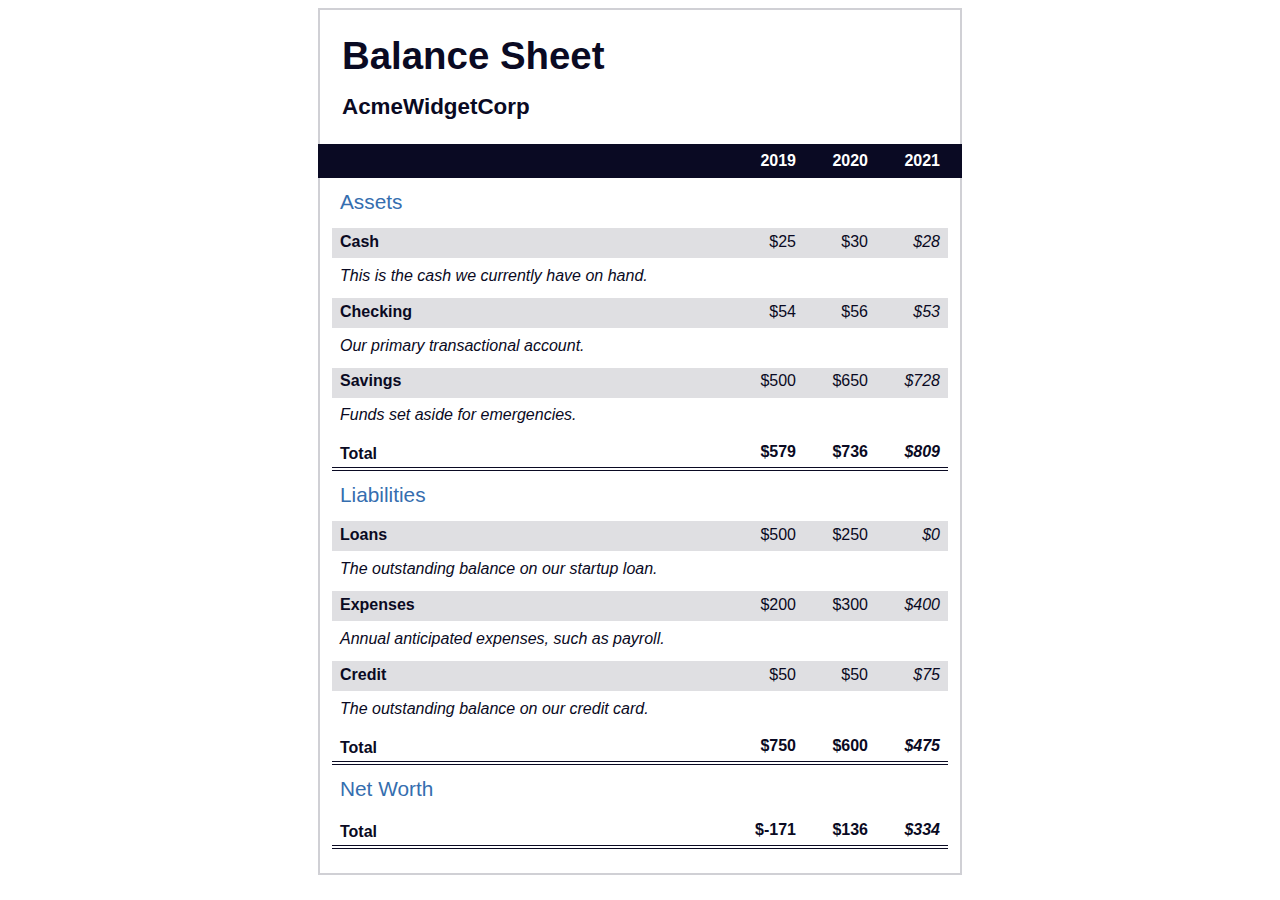
<file: Balance Sheet/index.html>
<!DOCTYPE html>
<html lang="en">
  <head>
    <meta charset="UTF-8">
    <meta name="viewport" content="width=device-width, initial-scale=1.0">
    <title>Balance Sheet</title>
    <link rel="stylesheet" href="./styles.css">
  </head>
  <body>
    <main>
      <section>
        <h1>
          <span class="flex">
            <span>AcmeWidgetCorp</span>
            <span>Balance Sheet</span>
          </span>
        </h1>
        <div id="years" aria-hidden="true">
          <span class="year">2019</span>
          <span class="year">2020</span>
          <span class="year">2021</span>
        </div>
        <div class="table-wrap">
          <table>
            <caption>Assets</caption>
            <thead>
              <tr>
                <td></td>
                <th><span class="sr-only year">2019</span></th>
                <th><span class="sr-only year">2020</span></th>
                <th class="current"><span class="sr-only year">2021</span></th>
              </tr>
            </thead>
            <tbody>
              <tr class="data">
                <th>Cash <span class="description">This is the cash we currently have on hand.</span></th>
                <td>$25</td>
                <td>$30</td>
                <td class="current">$28</td>
              </tr>
              <tr class="data">
                <th>Checking <span class="description">Our primary transactional account.</span></th>
                <td>$54</td>
                <td>$56</td>
                <td class="current">$53</td>
              </tr>
              <tr class="data">
                <th>Savings <span class="description">Funds set aside for emergencies.</span></th>
                <td>$500</td>
                <td>$650</td>
                <td class="current">$728</td>
              </tr>
              <tr class="total">
                <th>Total <span class="sr-only">Assets</span></th>
                <td>$579</td>
                <td>$736</td>
                <td class="current">$809</td>
              </tr>
            </tbody>
          </table>
          <table>
            <caption>Liabilities</caption>
            <thead>
              <tr>
              <td></td>
              <th><span class="sr-only">2019</span></th>
              <th><span class="sr-only">2020</span></th>
              <th><span class="sr-only">2021</span></th>
              </tr>
            </thead>
            <tbody>
              <tr class="data">
                <th>Loans <span class="description">The outstanding balance on our startup loan.</span></th>
                <td>$500</td>
                <td>$250</td>
                <td class="current">$0</td>
              </tr>
              <tr class="data">
                <th>Expenses <span class="description">Annual anticipated expenses, such as payroll.</span></th>
                <td>$200</td>
                <td>$300</td>
                <td class="current">$400</td>
              </tr>
              <tr class="data">
                <th>Credit <span class="description">The outstanding balance on our credit card.</span></th>
                <td>$50</td>
                <td>$50</td>
                <td class="current">$75</td>
              </tr>
              <tr class="total">
                <th>Total <span class="sr-only">Liabilities</span></th>
                <td>$750</td>
                <td>$600</td>
                <td class="current">$475</td>
              </tr>
            </tbody>
          </table>
          <table>
            <caption>Net Worth</caption>
            <thead>
              <tr>
              <td></td>
              <th><span class="sr-only">2019</span></th>
              <th><span class="sr-only">2020</span></th>
              <th><span class="sr-only">2021</span></th>
              </tr>
            </thead>
            <tbody>
              <tr class="total">
                <th>Total <span class="sr-only">Net Worth</span></th>
                <td>$-171</td>
                <td>$136</td>
                <td class="current">$334</td>
              </tr>
            </tbody>
          </table>
        </div>
      </section>
    </main>
  </body>
</html>
</file>
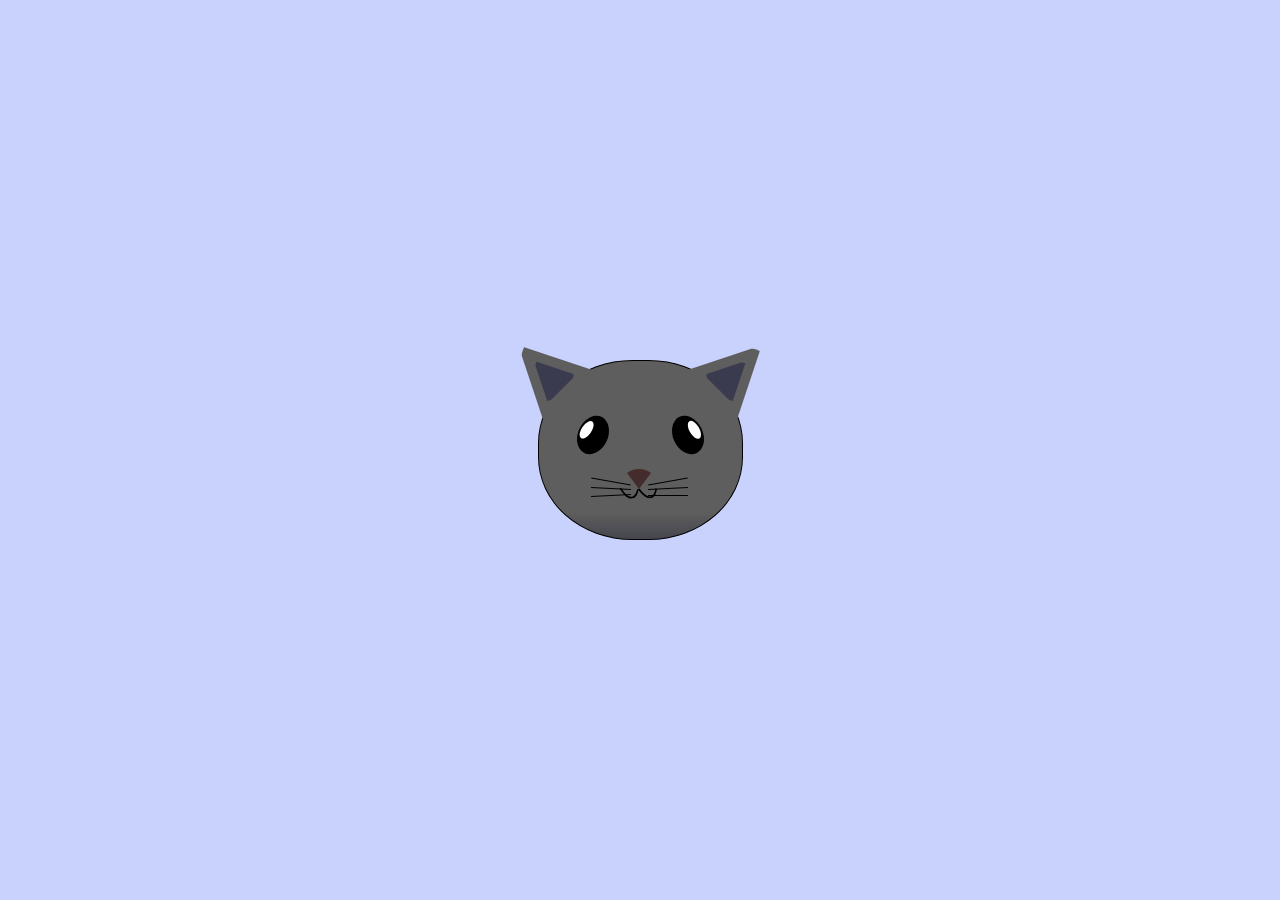
<file: Cat Painting/index.html>
<!DOCTYPE html>
<html lang="en">
<head>
    <meta charset="UTF-8">
    <title>fCC Cat Painting</title>
    <link rel="stylesheet" href="./styles.css">
</head>
<body>
    <main>
      <div class="cat-head">
        <div class="cat-ears">
          <div class="cat-left-ear">
            <div class="cat-left-inner-ear"></div>
          </div>
          <div class="cat-right-ear">
            <div class="cat-right-inner-ear"></div>
          </div>
        </div>

        <div class="cat-eyes">
          <div class="cat-left-eye">
            <div class="cat-left-inner-eye"></div>
          </div>
          <div class="cat-right-eye">
            <div class="cat-right-inner-eye"></div>
          </div>
        </div>
        
        <div class="cat-nose"></div>

        <div class="cat-mouth">
          <div class="cat-mouth-line-left"></div>
          <div class="cat-mouth-line-right"></div>
        </div>

        <div class="cat-whiskers">
          <div class="cat-whiskers-left">
            <div class="cat-whisker-left-top"></div>
            <div class="cat-whisker-left-middle"></div>
            <div class="cat-whisker-left-bottom"></div>
          </div>
          <div class="cat-whiskers-right">
            <div class="cat-whisker-right-top"></div>
            <div class="cat-whisker-right-middle"></div>
            <div class="cat-whisker-right-bottom"></div>
          </div>
        </div>

      </div>
    </main>
</body>
</html>
</file>
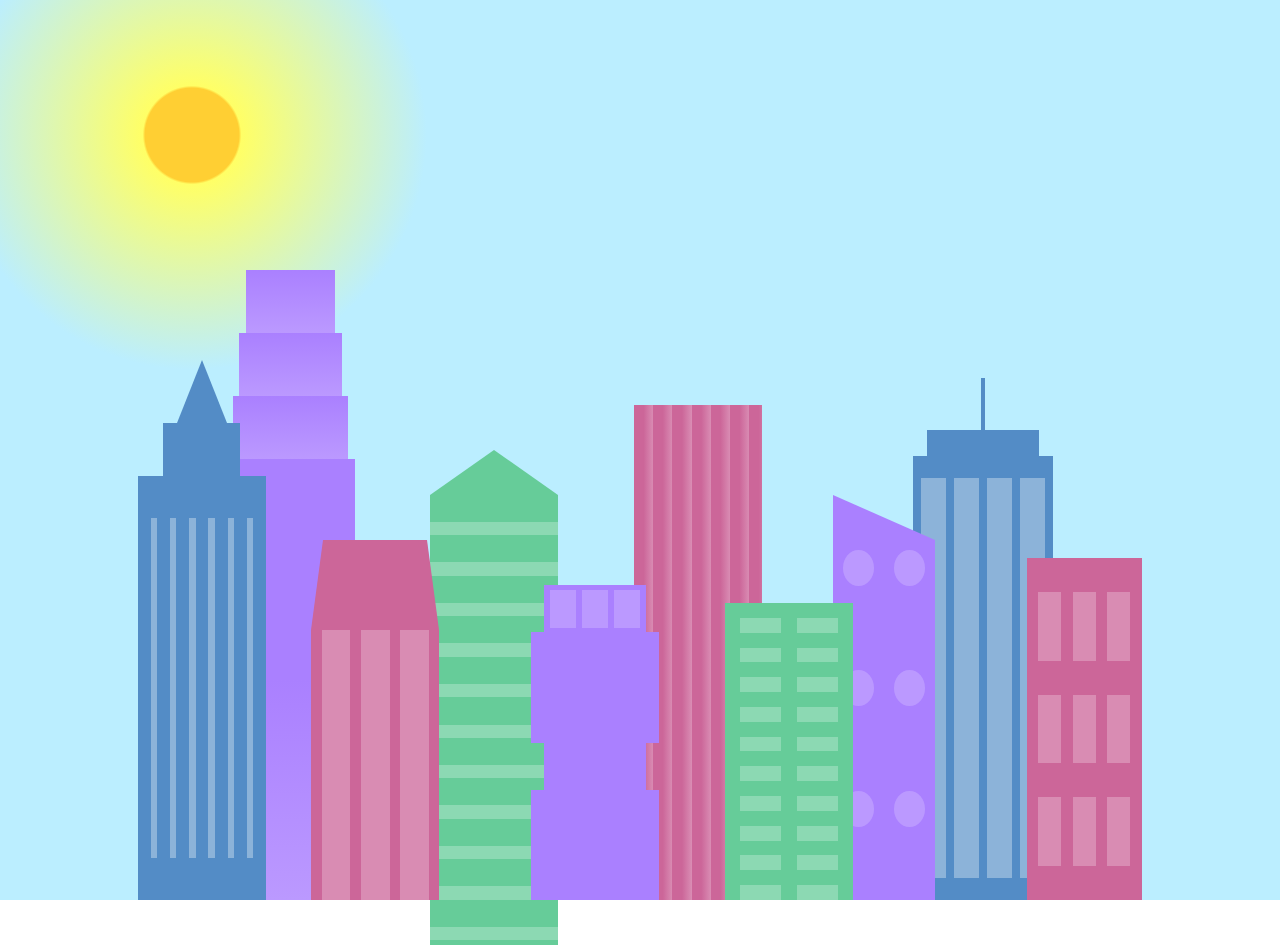
<file: City Skyline/index.html>
<!DOCTYPE html>
<html lang="en">    
  <head>
    <meta charset="UTF-8">
    <title>City Skyline</title>
    <link href="styles.css" rel="stylesheet" />   
  </head>

  <body>
    <div class="background-buildings sky">
      <div></div>
      <div></div>
      <div class="bb1 building-wrap">
        <div class="bb1a bb1-window"></div>
        <div class="bb1b bb1-window"></div>
        <div class="bb1c bb1-window"></div>
        <div class="bb1d"></div>
      </div>
      <div class="bb2">
        <div class="bb2a"></div>
        <div class="bb2b"></div>
      </div>
      <div class="bb3"></div>
      <div></div>
      <div class="bb4 building-wrap">
        <div class="bb4a"></div>
        <div class="bb4b"></div>
        <div class="bb4c window-wrap">
          <div class="bb4-window"></div>
          <div class="bb4-window"></div>
          <div class="bb4-window"></div>
          <div class="bb4-window"></div>
        </div>
      </div>
      <div></div>
      <div></div>
    </div>

    <div class="foreground-buildings">
      <div></div>
      <div></div>
      <div class="fb1 building-wrap">
        <div class="fb1a"></div>
        <div class="fb1b"></div>
        <div class="fb1c"></div>
      </div>
      <div class="fb2">
        <div class="fb2a"></div>
        <div class="fb2b window-wrap">
          <div class="fb2-window"></div>
          <div class="fb2-window"></div>
          <div class="fb2-window"></div>
        </div>
      </div>
      <div></div>
      <div class="fb3 building-wrap">
        <div class="fb3a window-wrap">
          <div class="fb3-window"></div>
          <div class="fb3-window"></div>
          <div class="fb3-window"></div>
        </div>
        <div class="fb3b"></div>
        <div class="fb3a"></div>
        <div class="fb3b"></div>
      </div>
      <div class="fb4">
        <div class="fb4a"></div>
        <div class="fb4b">
          <div class="fb4-window"></div>
          <div class="fb4-window"></div>
          <div class="fb4-window"></div>
          <div class="fb4-window"></div>
          <div class="fb4-window"></div>
          <div class="fb4-window"></div>
        </div>
      </div>
      <div class="fb5"></div>
      <div class="fb6"></div>
      <div></div>
      <div></div>
    </div>
  </body>
</html>
</file>
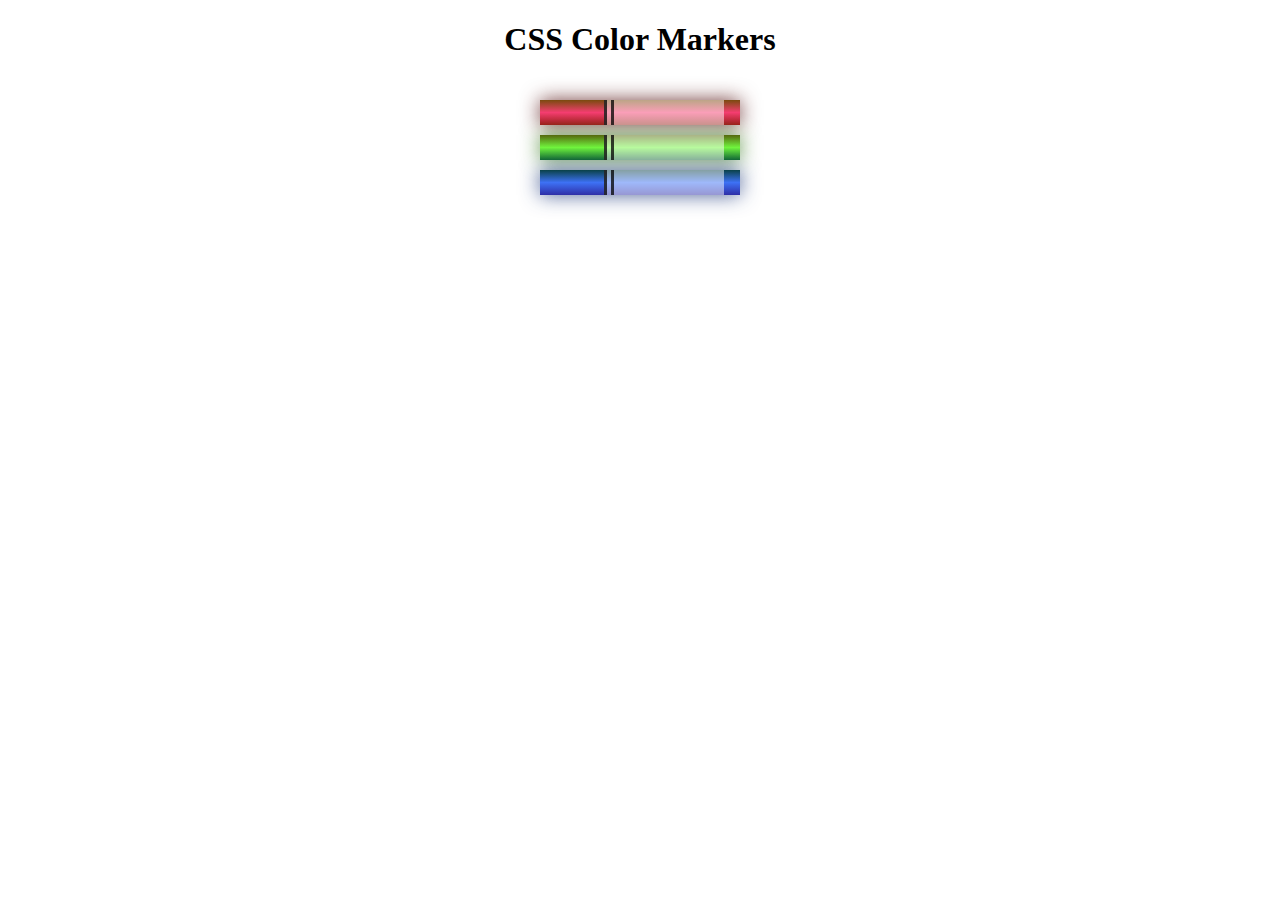
<file: CSS Color Markers/index.html>
<!DOCTYPE html>
<html lang="en">
  <head>
    <meta charset="utf-8">
    <meta name="viewport" content="width=device-width, initial-scale=1.0">
    <title>Colored Markers</title>
    <link rel="stylesheet" href="styles.css">
  </head>
  <body>
    <h1>CSS Color Markers</h1>
    <div class="container">
      <div class="marker red">
        <div class="cap"></div>
        <div class="sleeve"></div>
      </div>
      <div class="marker green">
        <div class="cap"></div>
        <div class="sleeve"></div>
      </div>
      <div class="marker blue">
        <div class="cap"></div>
        <div class="sleeve"></div>
      </div>
    </div>
  </body>
</html>
</file>
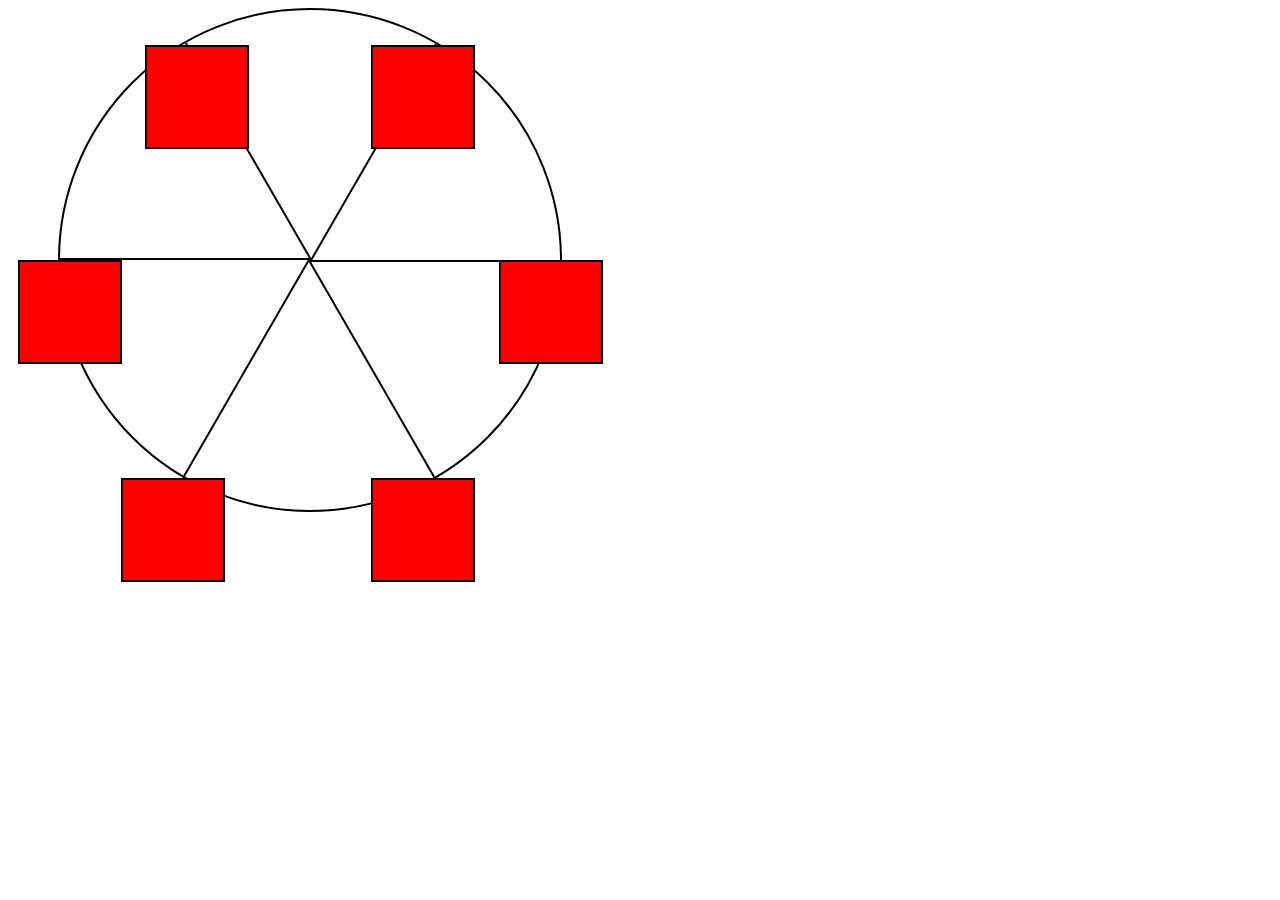
<file: Ferris Wheel/index.html>
<!DOCTYPE html>
<html lang="en">
  <head>
    <meta charset="UTF-8">
    <title>Ferris Wheel</title>
    <link rel="stylesheet" href="./styles.css">
  </head>
  <body>
    <div class="wheel">
      <span class="line"></span>
      <span class="line"></span>
      <span class="line"></span>
      <span class="line"></span>
      <span class="line"></span>
      <span class="line"></span>

      <div class="cabin"></div>
      <div class="cabin"></div>
      <div class="cabin"></div>
      <div class="cabin"></div>
      <div class="cabin"></div>
      <div class="cabin"></div>
    </div>
  </body>
</html>
</file>
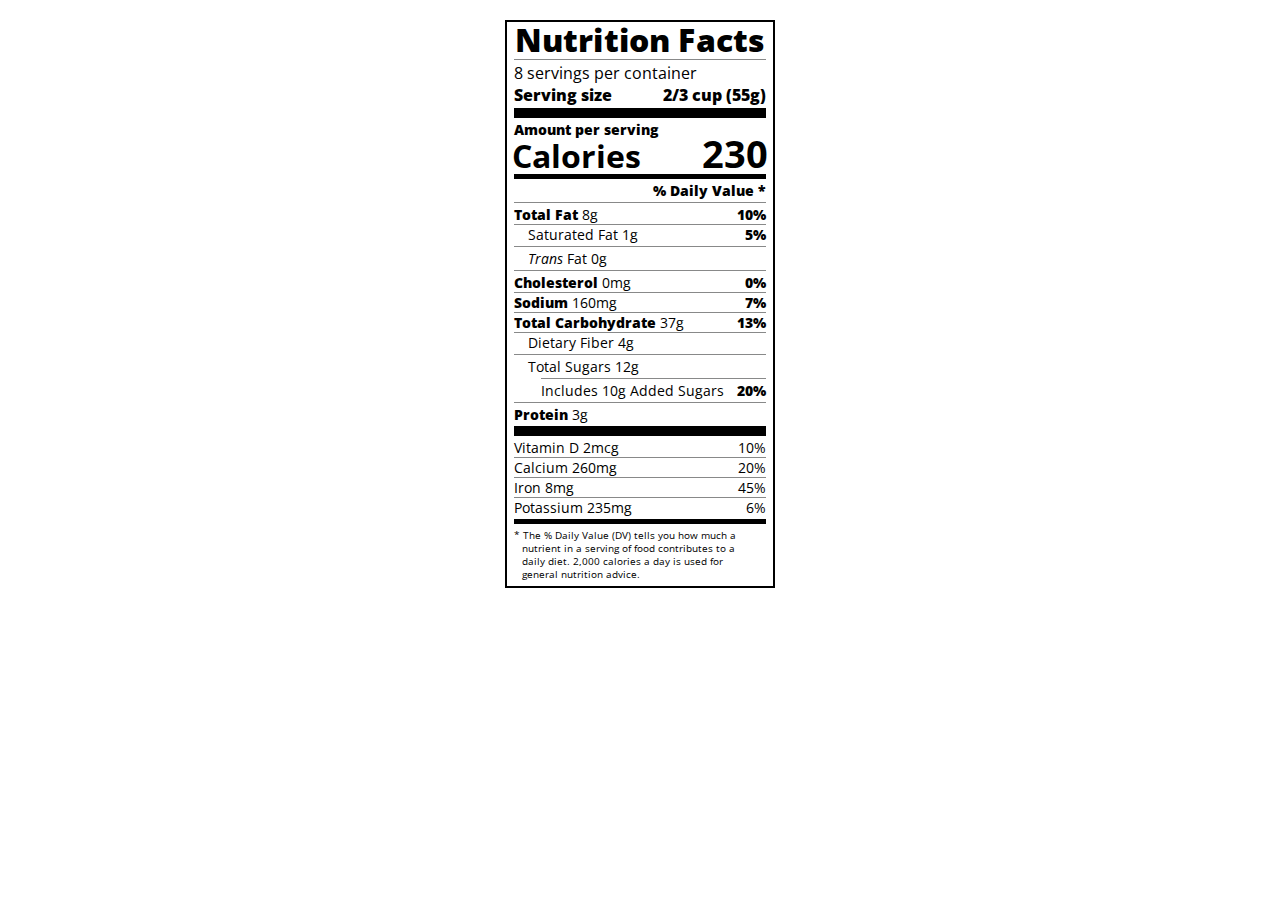
<file: Nutrition Label/index.html>
<!DOCTYPE html>
<html lang="en">

<head>
  <meta charset="UTF-8">
  <title>Nutrition Label</title>
  <link href="https://fonts.googleapis.com/css?family=Open+Sans:400,700,800" rel="stylesheet">
  <link href="./styles.css" rel="stylesheet">
</head>

<body>
  <div class="label">
    <header>
      <h1 class="bold">Nutrition Facts</h1>
      <div class="divider"></div>
      <p>8 servings per container</p>
      <p class="bold">Serving size <span>2/3 cup (55g)</span></p>
    </header>
    <div class="divider large"></div>
    <div class="calories-info">
      <div class="left-container">
        <h2 class="bold small-text">Amount per serving</h2>
        <p>Calories</p>
      </div>
      <span>230</span>
    </div>
    <div class="divider medium"></div>
    <div class="daily-value small-text">
      <p class="bold right no-divider">% Daily Value *</p>
      <div class="divider"></div>
      <p><span><span class="bold">Total Fat</span> 8g</span> <span class="bold">10%</span></p>
      <p class="indent no-divider">Saturated Fat 1g <span class="bold">5%</span></p>
      <div class="divider"></div>
      <p class="indent no-divider"><span><i>Trans</i> Fat 0g</span></p>
      <div class="divider"></div>
      <p><span><span class="bold">Cholesterol</span> 0mg</span> <span class="bold">0%</span></p>
      <p><span><span class="bold">Sodium</span> 160mg</span> <span class="bold">7%</span></p>
      <p><span><span class="bold">Total Carbohydrate</span> 37g</span> <span class="bold">13%</span></p>
      <p class="indent no-divider">Dietary Fiber 4g</p>
      <div class="divider"></div>
      <p class="indent no-divider">Total Sugars 12g</p>
      <div class="divider double-indent"></div>
      <p class="double-indent no-divider">Includes 10g Added Sugars <span class="bold">20%</span></p>
      <div class="divider"></div>
      <p class="no-divider"><span><span class="bold">Protein</span> 3g</span></p>
      <div class="divider large"></div>
      <p>Vitamin D 2mcg <span>10%</span></p>
      <p>Calcium 260mg <span>20%</span></p>
      <p>Iron 8mg <span>45%</span></p>
      <p class="no-divider">Potassium 235mg <span>6%</span></p>
    </div>
    <div class="divider medium"></div>
    <p class="note">* The % Daily Value (DV) tells you how much a nutrient in a serving of food contributes to a daily
      diet. 2,000 calories a day is used for general nutrition advice.</p>
  </div>
</body>
</html>
</file>
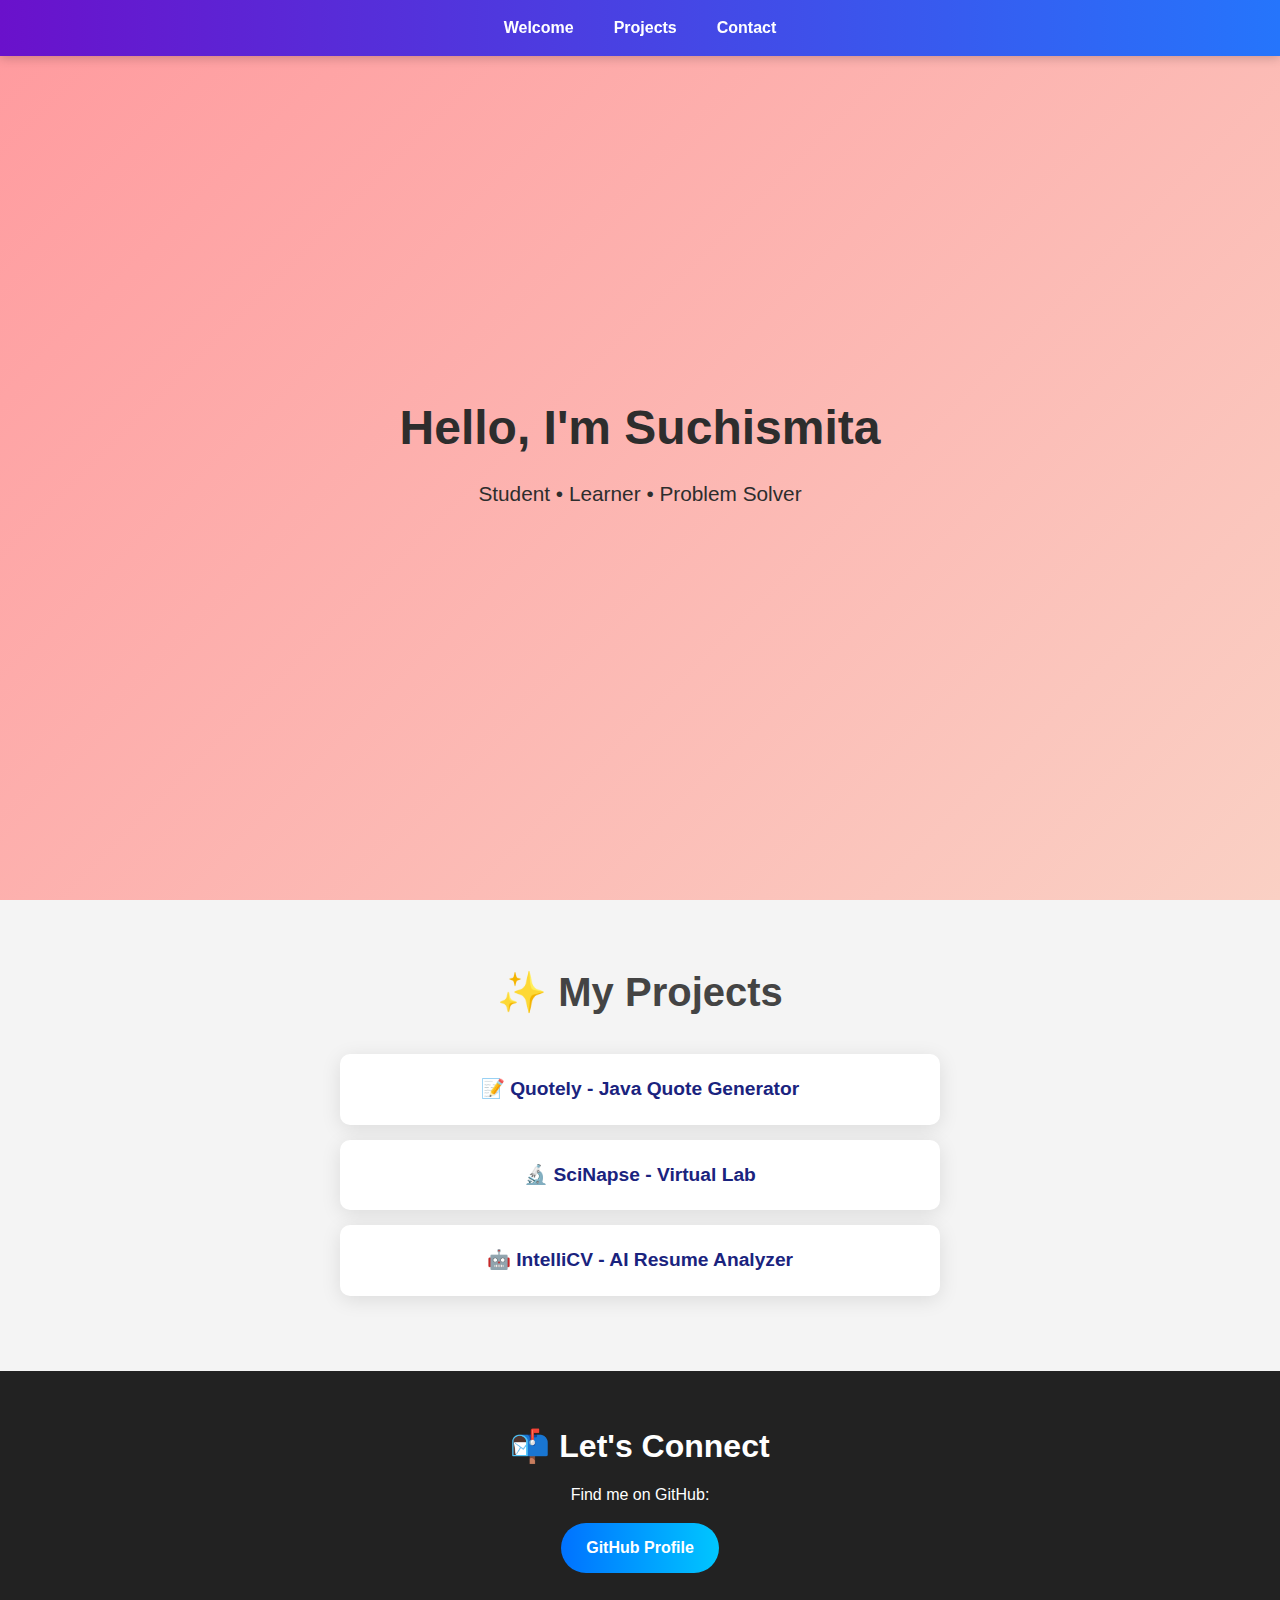
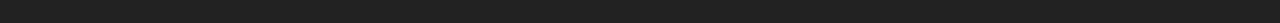
<file: Personal Portfolio/index.html>
<!DOCTYPE html>
<html lang="en">
<head>
  <meta charset="UTF-8" />
  <meta name="viewport" content="width=device-width, initial-scale=1.0"/>
  <title>Suchismita's Portfolio</title>
  <link rel="stylesheet" href="styles.css" />
</head>
<body>

  <!-- Navbar -->
  <nav id="navbar">
    <a href="#welcome-section">Welcome</a>
    <a href="#projects">Projects</a>
    <a href="#contact">Contact</a>
  </nav>

  <!-- Welcome Section -->
  <section id="welcome-section">
    <h1>Hello, I'm Suchismita</h1>
    <p>Student • Learner • Problem Solver</p>
  </section>

  <!-- Projects Section -->
  <section id="projects">
    <h2>✨ My Projects</h2>

    <div class="project-tile">
      <a href="https://github.com/psychomita/quotely" target="_blank">📝 Quotely - Java Quote Generator</a>
    </div>

    <div class="project-tile">
      <a href="https://github.com/psychomita/scinapse" target="_blank">🔬 SciNapse - Virtual Lab</a>
    </div>

    <div class="project-tile">
      <a href="https://github.com/psychomita/intellicv" target="_blank">🤖 IntelliCV - AI Resume Analyzer</a>
    </div>

  </section>

  <!-- Contact Section -->
  <section id="contact">
    <h2>📬 Let's Connect</h2>
    <p>Find me on GitHub:</p>
    <a id="profile-link" href="https://github.com/psychomita" target="_blank">GitHub Profile</a>
  </section>

</body>
</html>
</file>
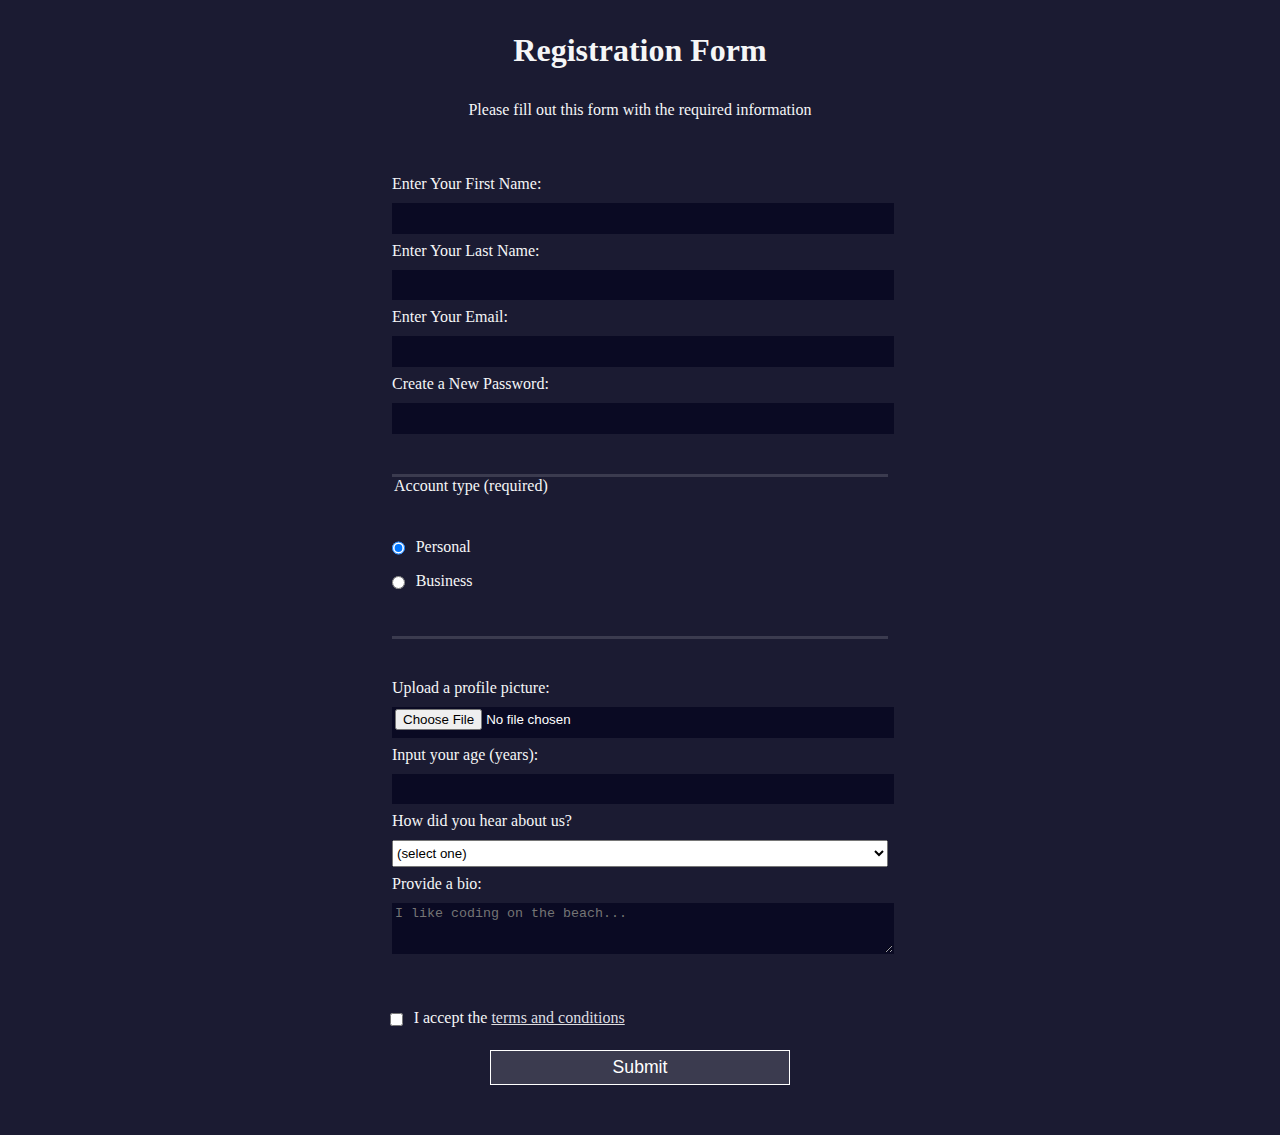
<file: Registration Form/index.html>
<!DOCTYPE html>
<html lang="en">
  <head>
    <meta charset="UTF-8">
    <title>Registration Form</title>
    <link rel="stylesheet" href="styles.css" />
  </head>
  <body>
    <h1>Registration Form</h1>
    <p>Please fill out this form with the required information</p>
    <form method="post" action='https://register-demo.freecodecamp.org'>
      <fieldset>
        <label for="first-name">Enter Your First Name: <input id="first-name" name="first-name" type="text" required /></label>
        <label for="last-name">Enter Your Last Name: <input id="last-name" name="last-name" type="text" required /></label>
        <label for="email">Enter Your Email: <input id="email" name="email" type="email" required /></label>
        <label for="new-password">Create a New Password: <input id="new-password" name="new-password" type="password" pattern="[a-z0-5]{8,}" required /></label>
      </fieldset>
      <fieldset>
        <legend>Account type (required)</legend>
        <label for="personal-account"><input id="personal-account" type="radio" name="account-type" class="inline" checked /> Personal</label>
        <label for="business-account"><input id="business-account" type="radio" name="account-type" class="inline" /> Business</label>
      </fieldset>
      <fieldset>
        <label for="profile-picture">Upload a profile picture: <input id="profile-picture" type="file" name="file" /></label>
        <label for="age">Input your age (years): <input id="age" type="number" name="age" min="13" max="120" /></label>
        <label for="referrer">How did you hear about us?
          <select id="referrer" name="referrer">
            <option value="">(select one)</option>
            <option value="1">freeCodeCamp News</option>
            <option value="2">freeCodeCamp YouTube Channel</option>
            <option value="3">freeCodeCamp Forum</option>
            <option value="4">Other</option>
          </select>
        </label>
        <label for="bio">Provide a bio:
          <textarea id="bio" name="bio" rows="3" cols="30" placeholder="I like coding on the beach..."></textarea>
        </label>
      </fieldset>
      <label for="terms-and-conditions">
        <input class="inline" id="terms-and-conditions" type="checkbox" required name="terms-and-conditions" /> I accept the <a href="https://www.freecodecamp.org/news/terms-of-service/">terms and conditions</a>
      </label>
      <input type="submit" value="Submit" />
    </form>
  </body>
</html>
</file>
<file: Balance Sheet/styles.css>
span[class~="sr-only"] {
    border: 0 !important;
    clip: rect(1px, 1px, 1px, 1px) !important;
    clip-path: inset(50%) !important;
    -webkit-clip-path: inset(50%) !important;
    height: 1px !important;
    width: 1px !important;
    position: absolute !important;
    overflow: hidden !important;
    white-space: nowrap !important;
    padding: 0 !important;
    margin: -1px !important;
  }
  
  html {
    box-sizing: border-box;
  }
  
  body {
    font-family: sans-serif;
    color: #0a0a23;
  }
  
  h1 {
    max-width: 37.25rem;
    margin: 0 auto;
    padding: 1.5rem 1.25rem;
  }
  
  h1 .flex {
    display: flex;
    flex-direction: column-reverse;
    gap: 1rem;
  }
  
  h1 .flex span:first-of-type {
    font-size: 0.7em;
  }
  
  h1 .flex span:last-of-type {
    font-size: 1.2em;
  }
  
  section {
    max-width: 40rem;
    margin: 0 auto;
    border: 2px solid #d0d0d5;
  }
  
  #years {
    display: flex;
    justify-content: flex-end;
    position: sticky;
    top: 0;
    background: #0a0a23;
    color: #fff;
    z-index: 999;
    padding: 0.5rem calc(1.25rem + 2px) 0.5rem 0;
    margin: 0 -2px;
  }
  
  #years span[class] {
    font-weight: bold;
    width: 4.5rem;
    text-align: right;
  }
  
  .table-wrap {
    padding: 0 0.75rem 1.5rem 0.75rem;
  }
  
  table {
    border-collapse: collapse;
    border: 0;
    width: 100%;
    position: relative;
    margin-top: 3rem;
  }
  
  table caption {
    color: #356eaf;
    font-size: 1.3em;
    font-weight: normal;
    position: absolute;
    top: -2.25rem;
    left: 0.5rem;
  }
  
  tbody td {
    width: 100vw;
    min-width: 4rem;
    max-width: 4rem;
  }
  
  tbody th {
    width: calc(100% - 12rem);
  }
  
  tr[class="total"] {
    border-bottom: 4px double #0a0a23;
    font-weight: bold;
  }
  
  tr[class="total"] th {
    text-align: left;
    padding: 0.5rem 0 0.25rem 0.5rem;
  }
  
  tr.total td {
    text-align: right;
    padding: 0 0.25rem;
  }
  
  tr.total td:nth-of-type(3) {
    padding-right: 0.5rem;
  }
  
  tr.total:hover {
    background-color: #99c9ff;
  }
  
  td.current {
    font-style: italic;
  }
  
  tr.data {
    background-image: linear-gradient(to bottom, #dfdfe2 1.845rem, white 1.845rem);
  }
  
  tr.data th {
    text-align: left;
    padding-top: 0.3rem;
    padding-left: 0.5rem;
  }
  
  tr.data th .description {
    display: block;
    font-weight: normal;
    font-style: italic;
    padding: 1rem 0 0.75rem;
    margin-right: -13.5rem;
  }
  
  tr.data td {
    vertical-align: top;
    padding: 0.3rem 0.25rem 0;
    text-align: right;
  }
  
  tr.data td:last-of-type{
    padding-right:0.5rem;
  }
</file>
<file: Cat Painting/styles.css>
* {
  box-sizing: border-box;
}

body {
  background-color: #c9d2fc;
}

.cat-head {
  position: absolute;
  right: 0;
  left: 0;
  top: 0;
  bottom: 0;
  margin: auto;
  background: linear-gradient(#5e5e5e 85%, #45454f 100%);
  width: 205px;
  height: 180px;
  border: 1px solid #000;
  border-radius: 46%;
}

.cat-left-ear {
  position: absolute;
  top: -26px;
  left: -31px;
  z-index: 1;
  border-top-left-radius: 90px;
  border-top-right-radius: 10px;
  transform: rotate(-45deg);
  border-left: 35px solid transparent;
  border-right: 35px solid transparent;
  border-bottom: 70px solid #5e5e5e;
}

.cat-right-ear {
  position: absolute;
  top: -26px;
  left: 163px;
  z-index: 1;
  transform: rotate(45deg);
  border-top-left-radius: 90px;
  border-top-right-radius: 10px;
  border-left: 35px solid transparent;
  border-right: 35px solid transparent;
  border-bottom: 70px solid #5e5e5e;
}

.cat-left-inner-ear {
  position: absolute;
  top: 22px;
  left: -20px;
  border-top-left-radius: 90px;
  border-top-right-radius: 10px;
  border-bottom-right-radius: 40%;
  border-bottom-left-radius: 40%;
  border-left: 20px solid transparent;
  border-right: 20px solid transparent;
  border-bottom: 40px solid #3b3b4f;
}

.cat-right-inner-ear {
  position: absolute;
  top: 22px;
  left: -20px;
  border-top-left-radius: 90px;
  border-top-right-radius: 10px;
  border-bottom-right-radius: 40%;
  border-bottom-left-radius: 40%;
  border-left: 20px solid transparent;
  border-right: 20px solid transparent;
  border-bottom: 40px solid #3b3b4f;
}

.cat-left-eye {
  position: absolute;
  top: 54px;
  left: 39px;
  border-radius: 60%;
  transform: rotate(25deg);
  width: 30px;
  height: 40px;
  background-color: #000;
}

.cat-right-eye {
  position: absolute;
  top: 54px;
  left: 134px;
  border-radius: 60%;
  transform: rotate(-25deg);
  width: 30px;
  height: 40px;
  background-color: #000;
}

.cat-left-inner-eye {
  position: absolute;
  top: 8px;
  left: 2px;
  width: 10px;
  height: 20px;
  transform: rotate(10deg);
  background-color: #fff;
  border-radius: 60%;
}

.cat-right-inner-eye {
  position: absolute;
  top: 8px;
  left: 18px;
  transform: rotate(-5deg);
  width: 10px;
  height: 20px;
  background-color: #fff;
  border-radius: 60%;
}

.cat-nose {
  position: absolute;
  top: 108px;
  left: 85px;
  border-top-left-radius: 50%;
  border-bottom-right-radius: 50%;
  border-bottom-left-radius: 50%;
  transform: rotate(180deg);
  border-left: 15px solid transparent;
  border-right: 15px solid transparent;
  border-bottom: 20px solid #442c2c;
}

.cat-mouth div {
  width: 30px;
  height: 50px;
  border: 2px solid #000;
  border-radius: 190%/190px 150px 0 0;
  border-color: black transparent transparent transparent;
}

.cat-mouth-line-left {
  position: absolute;
  top: 88px;
  left: 74px;
  transform: rotate(170deg);
}

.cat-mouth-line-right {
  position: absolute;
  top: 88px;
  left: 91px;
  transform: rotate(165deg);
}

.cat-whiskers-left div {
  width: 40px;
  height: 1px;
  background-color: #000;
}

.cat-whiskers-right div {
  width: 40px;
  height: 1px;
  background-color: #000;
}

.cat-whisker-left-top {
  position: absolute;
  top: 120px;
  left: 52px;
  transform: rotate(10deg);
}

.cat-whisker-left-middle {
  position: absolute;
  top: 127px;
  left: 52px;
  transform: rotate(3deg);
}

.cat-whisker-left-bottom {
  position: absolute;
  top: 134px;
  left: 52px;
  transform: rotate(-3deg);
}

.cat-whisker-right-top {
  position: absolute;
  top: 120px;
  left: 109px;
  transform: rotate(-10deg);
}

.cat-whisker-right-middle {
  position: absolute;
  top: 127px;
  left: 109px;
  transform: rotate(-3deg);
}

.cat-whisker-right-bottom {
  position: absolute;
  top: 134px;
  left: 109px;
  
}
</file>
<file: City Skyline/styles.css>
:root {
  --building-color1: #aa80ff;
  --building-color2: #66cc99;
  --building-color3: #cc6699;
  --building-color4: #538cc6;
  --window-color1: #bb99ff;
  --window-color2: #8cd9b3;
  --window-color3: #d98cb3;
  --window-color4: #8cb3d9;
}

* {
  box-sizing: border-box;
}

body {
  height: 100vh;
  margin: 0;
  overflow: hidden;
}

.background-buildings, .foreground-buildings {
  width: 100%;
  height: 100%;
  display: flex;
  align-items: flex-end;
  justify-content: space-evenly;
  position: absolute;
  top: 0;
}

.building-wrap {
  display: flex;
  flex-direction: column;
  align-items: center;
}

.window-wrap {
  display: flex;
  align-items: center;
  justify-content: space-evenly;
}

.sky {
  background: radial-gradient(
      closest-corner circle at 15% 15%,
      #ffcf33,
      #ffcf33 20%,
      #ffff66 21%,
      #bbeeff 100%
    );
}

/* BACKGROUND BUILDINGS - "bb" stands for "background building" */
.bb1 {
  width: 10%;
  height: 70%;
}

.bb1a {
  width: 70%;
}
  
.bb1b {
  width: 80%;
}
  
.bb1c {
  width: 90%;
}

.bb1d {
  width: 100%;
  height: 70%;
  background: linear-gradient(
      var(--building-color1) 50%,
      var(--window-color1)
    );
}

.bb1-window {
  height: 10%;
  background: linear-gradient(
      var(--building-color1),
      var(--window-color1)
    );
}

.bb2 {
  width: 10%;
  height: 50%;
}

.bb2a {
  border-bottom: 5vh solid var(--building-color2);
  border-left: 5vw solid transparent;
  border-right: 5vw solid transparent;
}

.bb2b {
  width: 100%;
  height: 100%;
  background: repeating-linear-gradient(
      var(--building-color2),
      var(--building-color2) 6%,
      var(--window-color2) 6%,
      var(--window-color2) 9%
    );
}

.bb3 {
  width: 10%;
  height: 55%;
  background: repeating-linear-gradient(
      90deg,
      var(--building-color3),
      var(--building-color3),
      var(--window-color3) 15%
    );
}

.bb4 {
  width: 11%;
  height: 58%;
}

.bb4a {
  width: 3%;
  height: 10%;
  background-color: var(--building-color4);
}

.bb4b {
  width: 80%;
  height: 5%;
  background-color: var(--building-color4);
}
  
.bb4c {
  width: 100%;
  height: 85%;
  background-color: var(--building-color4);
}

.bb4-window {
  width: 18%;
  height: 90%;
  background-color: var(--window-color4);
}

/* FOREGROUND BUILDINGS - "fb" stands for "foreground building" */
.fb1 {
  width: 10%;
  height: 60%;
}

.fb1a {
  border-bottom: 7vh solid var(--building-color4);
  border-left: 2vw solid transparent;
  border-right: 2vw solid transparent;
}

.fb1b {
  width: 60%;
  height: 10%;
  background-color: var(--building-color4);
}
  
.fb1c {
  width: 100%;
  height: 80%;
  background: repeating-linear-gradient(
      90deg,
      var(--building-color4),
      var(--building-color4) 10%,
      transparent 10%,
      transparent 15%
    ),
    repeating-linear-gradient(
      var(--building-color4),
      var(--building-color4) 10%,
      var(--window-color4) 10%,
      var(--window-color4) 90%
    );
}

.fb2 {
  width: 10%;
  height: 40%;
}

.fb2a {
  width: 100%;
  border-bottom: 10vh solid var(--building-color3);
  border-left: 1vw solid transparent;
  border-right: 1vw solid transparent;
}

.fb2b {
  width: 100%;
  height: 75%;
  background-color: var(--building-color3);
}

.fb2-window {
  width: 22%;
  height: 100%;
  background-color: var(--window-color3);
}

.fb3 {
  width: 10%;
  height: 35%;
}
  
.fb3a {
  width: 80%;
  height: 15%;
  background-color: var(--building-color1);
}
  
.fb3b {
  width: 100%;
  height: 35%;
  background-color: var(--building-color1);
}

.fb3-window {
  width: 25%;
  height: 80%;
  background-color: var(--window-color1);
}

.fb4 {
  width: 8%;
  height: 45%;
  position: relative;
  left: 10%;
}

.fb4a {
  border-top: 5vh solid transparent;
  border-left: 8vw solid var(--building-color1);
}

.fb4b {
  width: 100%;
  height: 89%;
  background-color: var(--building-color1);
  display: flex;
  flex-wrap: wrap;
}

.fb4-window {
  width: 30%;
  height: 10%;
  border-radius: 50%;
  background-color: var(--window-color1);
  margin: 10%;
}

.fb5 {
  width: 10%;
  height: 33%;
  position: relative;
  right: 10%;
  background: repeating-linear-gradient(
      var(--building-color2),
      var(--building-color2) 5%,
      transparent 5%,
      transparent 10%
    ),
    repeating-linear-gradient(
      90deg,
      var(--building-color2),
      var(--building-color2) 12%,
      var(--window-color2) 12%,
      var(--window-color2) 44%
    );
}

.fb6 {
  width: 9%;
  height: 38%;
  background: repeating-linear-gradient(
      90deg,
      var(--building-color3),
      var(--building-color3) 10%,
      transparent 10%,
      transparent 30%
    ),
    repeating-linear-gradient(
      var(--building-color3),
      var(--building-color3) 10%,
      var(--window-color3) 10%,
      var(--window-color3) 30%
    );
}

@media (max-width: 1000px) {
  :root {
    --building-color1: #000;
    --building-color2: #000;
    --building-color3: #000;
    --building-color4: #000;
  }
  .sky {
    background: radial-gradient(
        closest-corner circle at 15% 15%,
        #ccc,
        #ccc 20%,
        #445 21%,
        #223 100%
      );
  }
}
</file>
<file: CSS Color Markers/styles.css>
h1 {
  text-align: center;
}

.container {
  background-color: rgb(255, 255, 255);
  padding: 10px 0;
}

.marker {
  width: 200px;
  height: 25px;
  margin: 10px auto;
}

.cap {
  width: 60px;
  height: 25px;
}

.sleeve {
  width: 110px;
  height: 25px;
  background-color: rgba(255, 255, 255, 0.5);
  border-left: 10px double rgba(0, 0, 0, 0.75);
}

.cap, .sleeve {
  display: inline-block;
}

.red {
  background: linear-gradient(rgb(122, 74, 14), rgb(245, 62, 113), rgb(162, 27, 27));
  box-shadow: 0 0 20px 0 rgba(83, 14, 14, 0.8);
}

.green {
  background: linear-gradient(#55680D, #71F53E, #116C31);
  box-shadow: 0 0 20px 0 #3B7E20CC;
}

.blue {
  background: linear-gradient(hsl(186, 76%, 16%), hsl(223, 90%, 60%), hsl(240, 56%, 42%));
  box-shadow: 0 0 20px 0 hsla(223, 59%, 31%, 0.8);
}
</file>
<file: Ferris Wheel/styles.css>
/* To learn CSS Animation by building a Ferris Wheel */
.wheel {
    border: 2px solid black;
    border-radius: 50%;
    margin-left: 50px;
    position: absolute;
    height: 55vw;
    width: 55vw;
    max-width: 500px;
    max-height: 500px;
    animation-name: wheel;
    animation-duration: 10s;
    animation-iteration-count: infinite;
    animation-timing-function: linear;
}

.line {
    background-color: black;
    width: 50%;
    height: 2px;
    position: absolute;
    top: 50%;
    left: 50%;
    transform-origin: 0% 0%;
}

.line:nth-of-type(2) {
    transform: rotate(60deg);
}

.line:nth-of-type(3) {
    transform: rotate(120deg);
}

.line:nth-of-type(4) {
    transform: rotate(180deg);
}

.line:nth-of-type(5) {
    transform: rotate(240deg);
}

.line:nth-of-type(6) {
    transform: rotate(300deg);
}

.cabin {
    background-color: red;
    width: 20%;
    height: 20%;
    position: absolute;
    border: 2px solid;
    transform-origin: 50% 0%;
    animation: cabins 10s ease-in-out infinite;
}

.cabin:nth-of-type(1) {
    right: -8.5%;
    top: 50%;
}

.cabin:nth-of-type(2) {
    right: 17%;
    top: 93.5%;
}

.cabin:nth-of-type(3) {
    right: 67%;
    top: 93.5%;
}

.cabin:nth-of-type(4) {
    left: -8.5%;
    top: 50%;
}

.cabin:nth-of-type(5) {
    left: 17%;
    top: 7%;
}

.cabin:nth-of-type(6) {
    right: 17%;
    top: 7%;
}

@keyframes wheel {
    0% {
        transform: rotate(0deg);
    }

    100% {
        transform: rotate(360deg);
    }
}

@keyframes cabins {
    0% {
        transform: rotate(0deg);
    }

    25% {
        background-color: yellow;
    }

    50% {
        background-color: purple;
    }

    75% {
        background-color: yellow;
    }

    100% {
        transform: rotate(-360deg);
    }
}
</file>
<file: Nutrition Label/styles.css>
* {
  box-sizing: border-box;
}

html {
  font-size: 16px;
}

body {
  font-family: 'Open Sans', sans-serif;
}

.label {
  border: 2px solid black;
  width: 270px;
  margin: 20px auto;
  padding: 0 7px;
}

header h1 {
  text-align: center;
  margin: -4px 0;
  letter-spacing: 0.15px
}

p {
  margin: 0;
  display: flex;
  justify-content: space-between;
}

.divider {
  border-bottom: 1px solid #888989;
  margin: 2px 0;
}

.bold {
  font-weight: 800;
}

.large {
  height: 10px;
}

.large, .medium {
  background-color: black;
  border: 0;
}

.medium {
  height: 5px;
}

.small-text {
  font-size: 0.85rem;
}


.calories-info {
  display: flex;
  justify-content: space-between;
  align-items: flex-end;
}

.calories-info h2 {
  margin: 0;
}

.left-container p {
  margin: -5px -2px;
  font-size: 2em;
  font-weight: 700;
}

.calories-info span {
  margin: -7px -2px;
  font-size: 2.4em;
  font-weight: 700;
}

.right {
  justify-content: flex-end;
}

.indent {
  margin-left: 1em;
}

.double-indent {
  margin-left: 2em;
}

.daily-value p:not(.no-divider) {
  border-bottom: 1px solid #888989;
}

.note {
  font-size: 0.6rem;
  margin: 5px 0;
  padding: 0 8px;
  text-indent: -8px;
}
</file>
<file: Personal Portfolio/styles.css>
* {
  box-sizing: border-box;
  margin: 0;
  padding: 0;
}

body {
  font-family: 'Segoe UI', Tahoma, Geneva, Verdana, sans-serif;
  line-height: 1.6;
  scroll-behavior: smooth;
  background: #fdfbfb;
}

/* Navbar */
#navbar {
  position: fixed;
  top: 0;
  width: 100%;
  background: linear-gradient(to right, #6a11cb, #2575fc);
  color: white;
  display: flex;
  justify-content: center;
  padding: 15px 0;
  z-index: 1000;
  box-shadow: 0 2px 10px rgba(0, 0, 0, 0.2);
}

#navbar a {
  color: white;
  margin: 0 20px;
  text-decoration: none;
  font-weight: bold;
  transition: color 0.3s ease;
}

#navbar a:hover {
  color: #ffeb3b;
}

/* Welcome Section */
#welcome-section {
  height: 100vh;
  display: flex;
  flex-direction: column;
  justify-content: center;
  align-items: center;
  background: linear-gradient(135deg, #ff9a9e 0%, #fad0c4 100%);
  color: #2d2d2d;
  text-align: center;
  padding: 20px;
}

#welcome-section h1 {
  font-size: 3em;
  margin-bottom: 10px;
}

#welcome-section p {
  font-size: 1.3em;
  font-weight: 500;
}

/* Projects Section */
#projects {
  padding: 60px 20px;
  background: #f4f4f4;
  text-align: center;
}

#projects h2 {
  font-size: 2.5em;
  margin-bottom: 30px;
  color: #444;
}

.project-tile {
  margin: 15px auto;
  padding: 20px;
  width: 90%;
  max-width: 600px;
  background: white;
  border-radius: 10px;
  box-shadow: 0 4px 20px rgba(0, 0, 0, 0.1);
  transition: transform 0.3s ease;
}

.project-tile:hover {
  transform: scale(1.03);
}

.project-tile a {
  text-decoration: none;
  font-size: 1.2em;
  font-weight: bold;
  color: #1a237e;
}

.project-tile a:hover {
  color: #e91e63;
}

/* Contact Section */
#contact {
  padding: 50px 20px;
  background: #222;
  color: white;
  text-align: center;
}

#contact h2 {
  font-size: 2em;
  margin-bottom: 10px;
}

#profile-link {
  display: inline-block;
  margin-top: 15px;
  padding: 12px 25px;
  background: #00c6ff;
  background: linear-gradient(to right, #0072ff, #00c6ff);
  color: white;
  text-decoration: none;
  border-radius: 25px;
  font-weight: bold;
  transition: background 0.3s ease;
}

#profile-link:hover {
  background: linear-gradient(to right, #ff6a00, #ee0979);
}

/* Responsive Design */
@media (max-width: 768px) {
  #navbar {
    flex-direction: column;
    padding: 10px;
  }

  #navbar a {
    margin: 8px 0;
  }

  .project-tile {
    width: 100%;
  }

  #welcome-section h1 {
    font-size: 2.2em;
  }

  #welcome-section p {
    font-size: 1em;
  }
}
</file>
<file: Registration Form/styles.css>
body {
  width: 100%;
  height: 100vh;
  margin: 0;
  background-color: #1b1b32;
  color: #f5f6f7;
  font-family: Tahoma;
  font-size: 16px;
}

h1, p {
  margin: 1em auto;
  text-align: center;
}

form {
  width: 60vw;
  max-width: 500px;
  min-width: 300px;
  margin: 0 auto;
  padding-bottom: 2em;
}

fieldset {
  border: none;
  padding: 2rem 0;
  border-bottom: 3px solid #3b3b4f;
}

fieldset:last-of-type {
  border-bottom: none;
}

label {
  display: block;
  margin: 0.5rem 0;
}

input,
textarea,
select {
  margin: 10px 0 0 0;
  width: 100%;
  min-height: 2em;
}

input, textarea {
  background-color: #0a0a23;
  border: 1px solid #0a0a23;
  color: #ffffff;
}

.inline {
  width: unset;
  margin: 0 0.5em 0 0;
  vertical-align: middle;
}

input[type="submit"] {
  display: block;
  width: 60%;
  margin: 1em auto;
  height: 2em;
  font-size: 1.1rem;
  background-color: #3b3b4f;
  border-color: white;
  min-width: 300px;
}

input[type="file"] {
  padding: 1px 2px;
}

a {
  color: #dfdfe2;
}
</file>
